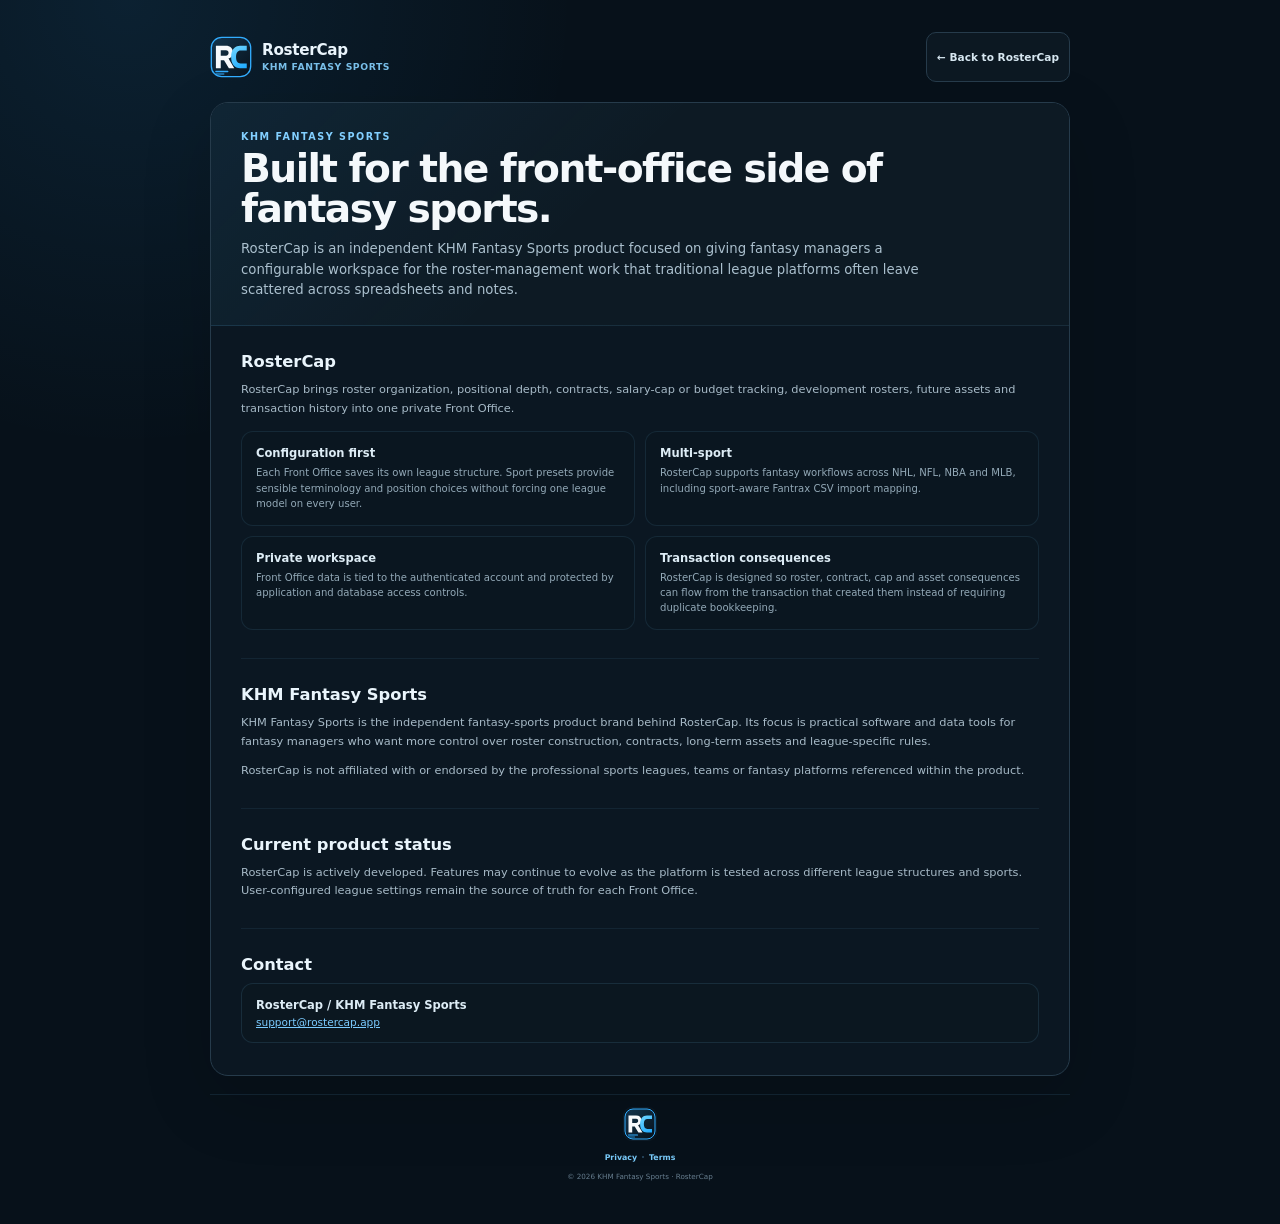
<file: about/index.html>
<!DOCTYPE html>

<html lang="en">
<head>
<meta charset="utf-8"/>
<meta content="width=device-width,initial-scale=1" name="viewport"/>
<title>About — RosterCap</title>
<meta content="RosterCap is a KHM Fantasy Sports product built for configurable fantasy roster, contract, cap, asset and transaction management." name="description"/>
<meta content="#08131D" name="theme-color"/>
<link href="https://rostercap.app/about/" rel="canonical"/>
<link href="../favicon.ico?v=20260823-v300-brand-domain" rel="icon" sizes="any"/>
<link href="../assets/rostercap-mark.svg?v=20260823-v300-brand-domain" rel="icon" type="image/svg+xml"/>
<link href="../assets/apple-touch-icon.png?v=20260823-v300-brand-domain" rel="apple-touch-icon" sizes="180x180"/>
<link href="../css/legal.css?v=20260824-v3018-centered-footer" rel="stylesheet"/>
<meta content="website" property="og:type"/>
<meta content="RosterCap" property="og:site_name"/>
<meta content="About — RosterCap" property="og:title"/>
<meta content="RosterCap is a KHM Fantasy Sports product built for configurable fantasy roster, contract, cap, asset and transaction management." property="og:description"/>
<meta content="https://rostercap.app/about/" property="og:url"/>
<meta content="https://rostercap.app/assets/rostercap-icon-512.png" property="og:image"/>
</head><body class="legal-page-v301">
<main class="legal-shell-v301">
<header class="legal-topbar-v301">
<a class="legal-brand-v301" href="../">
<img alt="" src="../assets/rostercap-mark.svg?v=20260823-v300-brand-domain"/>
<span class="legal-brand-copy-v301"><strong>RosterCap</strong><small>KHM Fantasy Sports</small></span>
</a>
<a class="legal-back-v301" href="../">← Back to RosterCap</a>
</header>
<article class="legal-card-v301">
<header class="legal-hero-v301">
<p class="legal-eyebrow-v301">KHM Fantasy Sports</p>
<h1>Built for the front-office side of fantasy sports.</h1>
<p class="legal-lead-v301">RosterCap is an independent KHM Fantasy Sports product focused on giving fantasy managers a configurable workspace for the roster-management work that traditional league platforms often leave scattered across spreadsheets and notes.</p>
</header>
<div class="legal-content-v301">
<section>
<h2>RosterCap</h2>
<p>RosterCap brings roster organization, positional depth, contracts, salary-cap or budget tracking, development rosters, future assets and transaction history into one private Front Office.</p>
<div class="about-grid-v301">
<div class="about-tile-v301">
<strong>Configuration first</strong>
<span>Each Front Office saves its own league structure. Sport presets provide sensible terminology and position choices without forcing one league model on every user.</span>
</div>
<div class="about-tile-v301">
<strong>Multi-sport</strong>
<span>RosterCap supports fantasy workflows across NHL, NFL, NBA and MLB, including sport-aware Fantrax CSV import mapping.</span>
</div>
<div class="about-tile-v301">
<strong>Private workspace</strong>
<span>Front Office data is tied to the authenticated account and protected by application and database access controls.</span>
</div>
<div class="about-tile-v301">
<strong>Transaction consequences</strong>
<span>RosterCap is designed so roster, contract, cap and asset consequences can flow from the transaction that created them instead of requiring duplicate bookkeeping.</span>
</div>
</div>
</section>
<section>
<h2>KHM Fantasy Sports</h2>
<p>KHM Fantasy Sports is the independent fantasy-sports product brand behind RosterCap. Its focus is practical software and data tools for fantasy managers who want more control over roster construction, contracts, long-term assets and league-specific rules.</p>
<p>RosterCap is not affiliated with or endorsed by the professional sports leagues, teams or fantasy platforms referenced within the product.</p>
</section>
<section>
<h2>Current product status</h2>
<p>RosterCap is actively developed. Features may continue to evolve as the platform is tested across different league structures and sports. User-configured league settings remain the source of truth for each Front Office.</p>
</section>
<section>
<h2>Contact</h2>
<div class="legal-contact-v301">
<strong>RosterCap / KHM Fantasy Sports</strong>
<a href="mailto:support@rostercap.app">support@rostercap.app</a>
</div>
</section>
</div>
</article>
<footer class="legal-page-footer-v301">
<img alt="RosterCap" class="legal-page-footer-logo-v301" src="../assets/rostercap-mark.svg?v=20260823-v300-brand-domain"/>
<div class="legal-page-footer-content-v301">
<nav aria-label="RosterCap information"><a href="../privacy/">Privacy</a><a href="../terms/">Terms</a></nav>
<span>© 2026 KHM Fantasy Sports · RosterCap</span>
</div>
</footer>
</main>
</body>
</html>
</file>
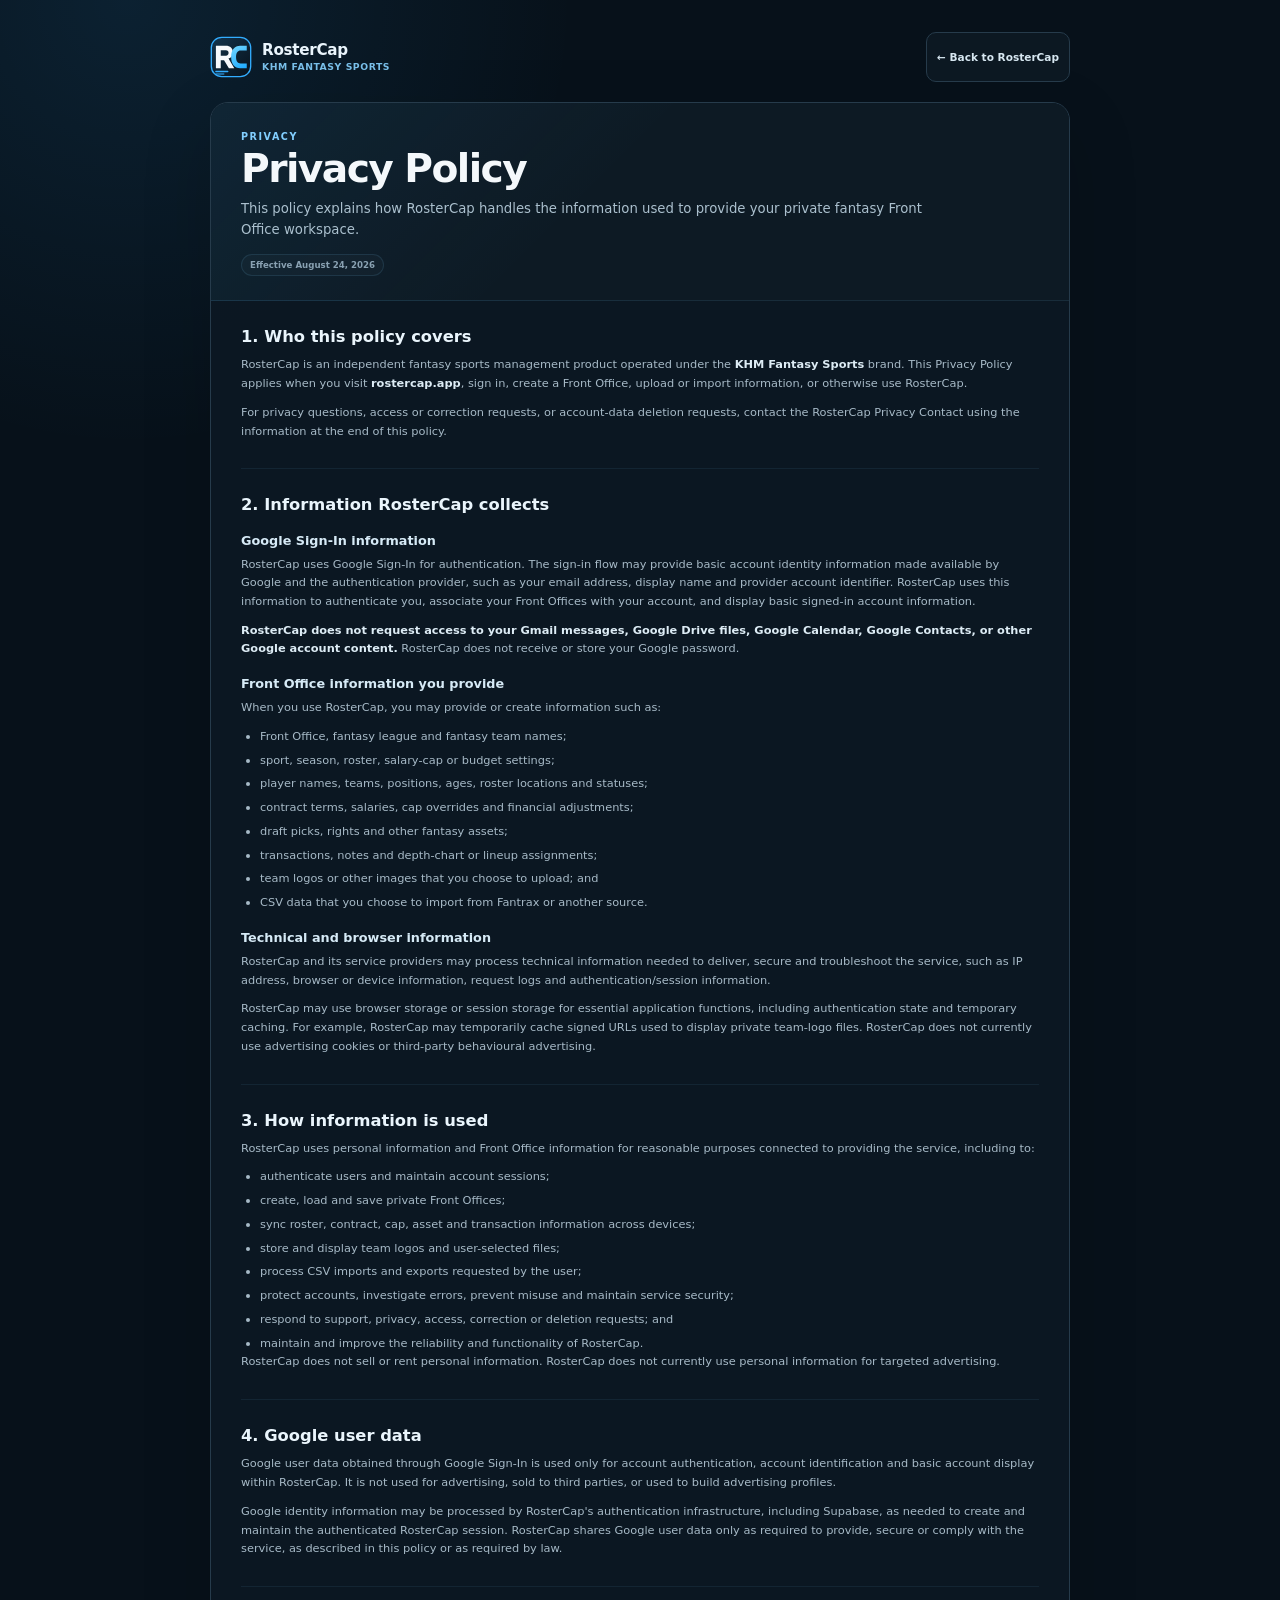
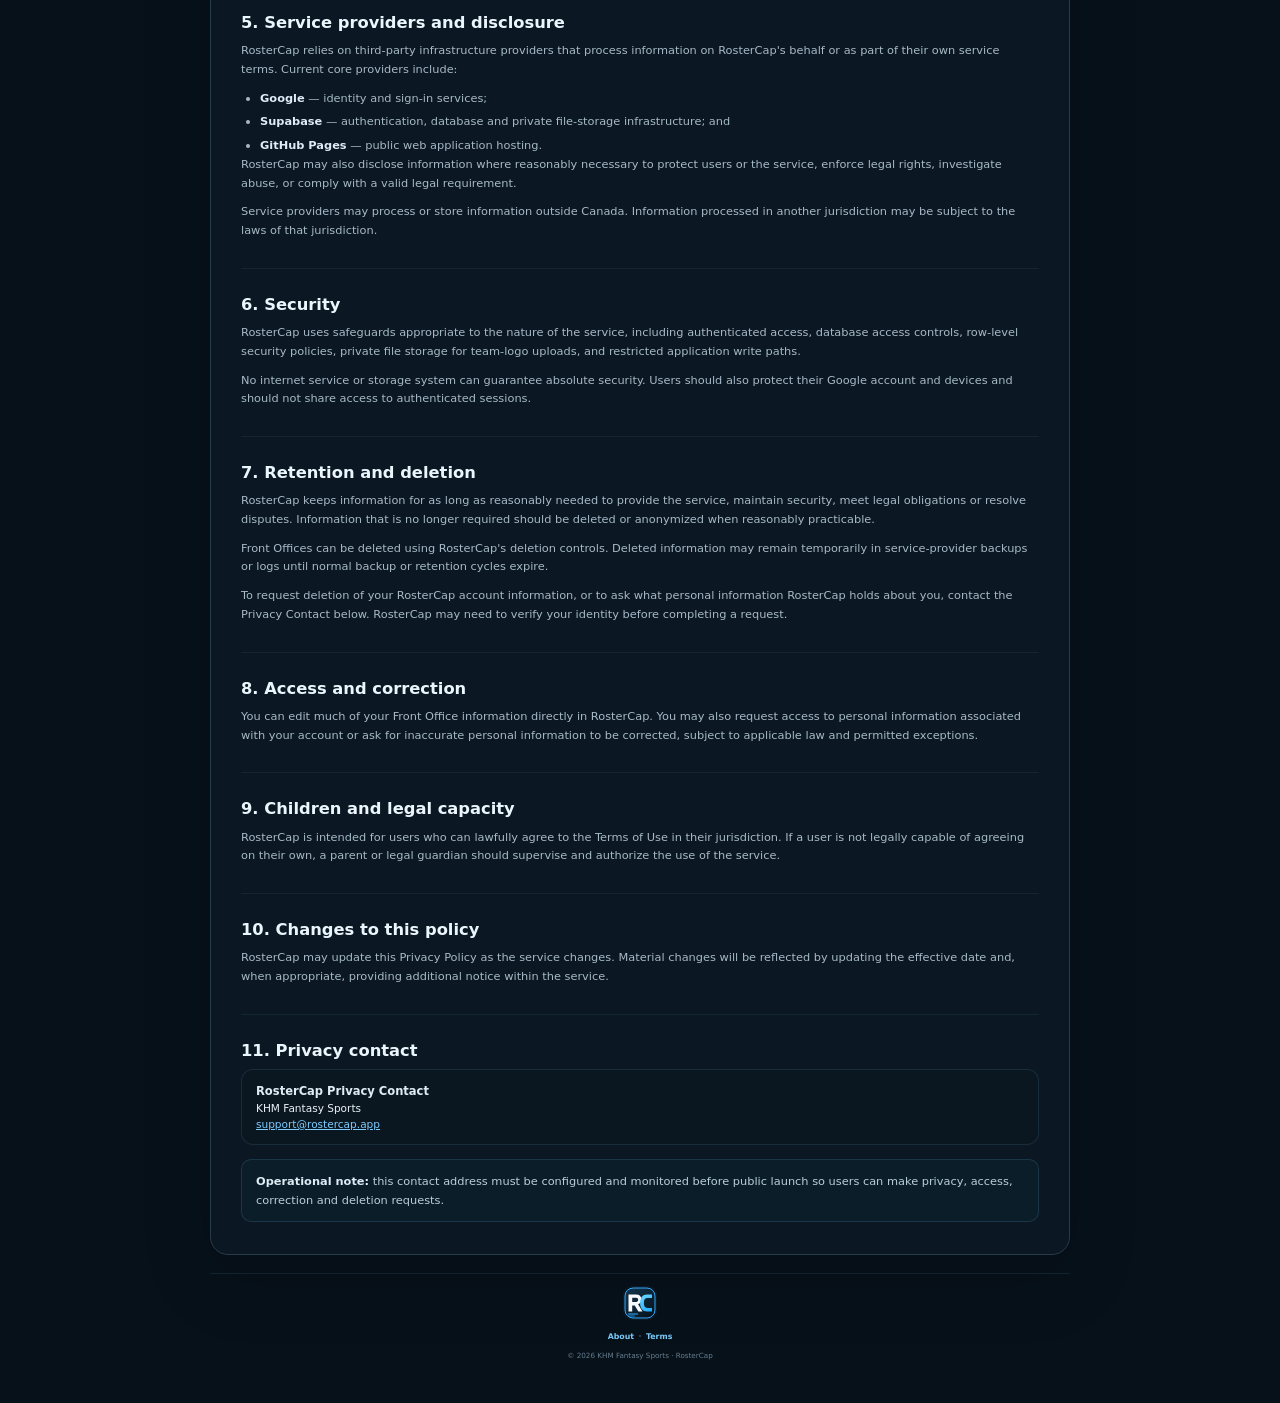
<file: privacy/index.html>
<!DOCTYPE html>

<html lang="en">
<head>
<meta charset="utf-8"/>
<meta content="width=device-width,initial-scale=1" name="viewport"/>
<title>Privacy Policy — RosterCap</title>
<meta content="How RosterCap, a KHM Fantasy Sports product, collects, uses, stores and protects account and Front Office information." name="description"/>
<meta content="#08131D" name="theme-color"/>
<link href="https://rostercap.app/privacy/" rel="canonical"/>
<link href="../favicon.ico?v=20260823-v300-brand-domain" rel="icon" sizes="any"/>
<link href="../assets/rostercap-mark.svg?v=20260823-v300-brand-domain" rel="icon" type="image/svg+xml"/>
<link href="../assets/apple-touch-icon.png?v=20260823-v300-brand-domain" rel="apple-touch-icon" sizes="180x180"/>
<link href="../css/legal.css?v=20260824-v3018-centered-footer" rel="stylesheet"/>
<meta content="website" property="og:type"/>
<meta content="RosterCap" property="og:site_name"/>
<meta content="Privacy Policy — RosterCap" property="og:title"/>
<meta content="How RosterCap, a KHM Fantasy Sports product, collects, uses, stores and protects account and Front Office information." property="og:description"/>
<meta content="https://rostercap.app/privacy/" property="og:url"/>
<meta content="https://rostercap.app/assets/rostercap-icon-512.png" property="og:image"/>
</head><body class="legal-page-v301">
<main class="legal-shell-v301">
<header class="legal-topbar-v301">
<a class="legal-brand-v301" href="../">
<img alt="" src="../assets/rostercap-mark.svg?v=20260823-v300-brand-domain"/>
<span class="legal-brand-copy-v301"><strong>RosterCap</strong><small>KHM Fantasy Sports</small></span>
</a>
<a class="legal-back-v301" href="../">← Back to RosterCap</a>
</header>
<article class="legal-card-v301">
<header class="legal-hero-v301">
<p class="legal-eyebrow-v301">Privacy</p>
<h1>Privacy Policy</h1>
<p class="legal-lead-v301">This policy explains how RosterCap handles the information used to provide your private fantasy Front Office workspace.</p>
<span class="legal-effective-v301">Effective August 24, 2026</span>
</header>
<div class="legal-content-v301">
<section>
<h2>1. Who this policy covers</h2>
<p>RosterCap is an independent fantasy sports management product operated under the <strong>KHM Fantasy Sports</strong> brand. This Privacy Policy applies when you visit <strong>rostercap.app</strong>, sign in, create a Front Office, upload or import information, or otherwise use RosterCap.</p>
<p>For privacy questions, access or correction requests, or account-data deletion requests, contact the RosterCap Privacy Contact using the information at the end of this policy.</p>
</section>
<section>
<h2>2. Information RosterCap collects</h2>
<h3>Google Sign-In information</h3>
<p>RosterCap uses Google Sign-In for authentication. The sign-in flow may provide basic account identity information made available by Google and the authentication provider, such as your email address, display name and provider account identifier. RosterCap uses this information to authenticate you, associate your Front Offices with your account, and display basic signed-in account information.</p>
<p><strong>RosterCap does not request access to your Gmail messages, Google Drive files, Google Calendar, Google Contacts, or other Google account content.</strong> RosterCap does not receive or store your Google password.</p>
<h3>Front Office information you provide</h3>
<p>When you use RosterCap, you may provide or create information such as:</p>
<ul>
<li>Front Office, fantasy league and fantasy team names;</li>
<li>sport, season, roster, salary-cap or budget settings;</li>
<li>player names, teams, positions, ages, roster locations and statuses;</li>
<li>contract terms, salaries, cap overrides and financial adjustments;</li>
<li>draft picks, rights and other fantasy assets;</li>
<li>transactions, notes and depth-chart or lineup assignments;</li>
<li>team logos or other images that you choose to upload; and</li>
<li>CSV data that you choose to import from Fantrax or another source.</li>
</ul>
<h3>Technical and browser information</h3>
<p>RosterCap and its service providers may process technical information needed to deliver, secure and troubleshoot the service, such as IP address, browser or device information, request logs and authentication/session information.</p>
<p>RosterCap may use browser storage or session storage for essential application functions, including authentication state and temporary caching. For example, RosterCap may temporarily cache signed URLs used to display private team-logo files. RosterCap does not currently use advertising cookies or third-party behavioural advertising.</p>
</section>
<section>
<h2>3. How information is used</h2>
<p>RosterCap uses personal information and Front Office information for reasonable purposes connected to providing the service, including to:</p>
<ul>
<li>authenticate users and maintain account sessions;</li>
<li>create, load and save private Front Offices;</li>
<li>sync roster, contract, cap, asset and transaction information across devices;</li>
<li>store and display team logos and user-selected files;</li>
<li>process CSV imports and exports requested by the user;</li>
<li>protect accounts, investigate errors, prevent misuse and maintain service security;</li>
<li>respond to support, privacy, access, correction or deletion requests; and</li>
<li>maintain and improve the reliability and functionality of RosterCap.</li>
</ul>
<p>RosterCap does not sell or rent personal information. RosterCap does not currently use personal information for targeted advertising.</p>
</section>
<section>
<h2>4. Google user data</h2>
<p>Google user data obtained through Google Sign-In is used only for account authentication, account identification and basic account display within RosterCap. It is not used for advertising, sold to third parties, or used to build advertising profiles.</p>
<p>Google identity information may be processed by RosterCap's authentication infrastructure, including Supabase, as needed to create and maintain the authenticated RosterCap session. RosterCap shares Google user data only as required to provide, secure or comply with the service, as described in this policy or as required by law.</p>
</section>
<section>
<h2>5. Service providers and disclosure</h2>
<p>RosterCap relies on third-party infrastructure providers that process information on RosterCap's behalf or as part of their own service terms. Current core providers include:</p>
<ul>
<li><strong>Google</strong> — identity and sign-in services;</li>
<li><strong>Supabase</strong> — authentication, database and private file-storage infrastructure; and</li>
<li><strong>GitHub Pages</strong> — public web application hosting.</li>
</ul>
<p>RosterCap may also disclose information where reasonably necessary to protect users or the service, enforce legal rights, investigate abuse, or comply with a valid legal requirement.</p>
<p>Service providers may process or store information outside Canada. Information processed in another jurisdiction may be subject to the laws of that jurisdiction.</p>
</section>
<section>
<h2>6. Security</h2>
<p>RosterCap uses safeguards appropriate to the nature of the service, including authenticated access, database access controls, row-level security policies, private file storage for team-logo uploads, and restricted application write paths.</p>
<p>No internet service or storage system can guarantee absolute security. Users should also protect their Google account and devices and should not share access to authenticated sessions.</p>
</section>
<section>
<h2>7. Retention and deletion</h2>
<p>RosterCap keeps information for as long as reasonably needed to provide the service, maintain security, meet legal obligations or resolve disputes. Information that is no longer required should be deleted or anonymized when reasonably practicable.</p>
<p>Front Offices can be deleted using RosterCap's deletion controls. Deleted information may remain temporarily in service-provider backups or logs until normal backup or retention cycles expire.</p>
<p>To request deletion of your RosterCap account information, or to ask what personal information RosterCap holds about you, contact the Privacy Contact below. RosterCap may need to verify your identity before completing a request.</p>
</section>
<section>
<h2>8. Access and correction</h2>
<p>You can edit much of your Front Office information directly in RosterCap. You may also request access to personal information associated with your account or ask for inaccurate personal information to be corrected, subject to applicable law and permitted exceptions.</p>
</section>
<section>
<h2>9. Children and legal capacity</h2>
<p>RosterCap is intended for users who can lawfully agree to the Terms of Use in their jurisdiction. If a user is not legally capable of agreeing on their own, a parent or legal guardian should supervise and authorize the use of the service.</p>
</section>
<section>
<h2>10. Changes to this policy</h2>
<p>RosterCap may update this Privacy Policy as the service changes. Material changes will be reflected by updating the effective date and, when appropriate, providing additional notice within the service.</p>
</section>
<section>
<h2>11. Privacy contact</h2>
<div class="legal-contact-v301">
<strong>RosterCap Privacy Contact</strong>
<span>KHM Fantasy Sports</span>
<a href="mailto:support@rostercap.app">support@rostercap.app</a>
</div>
<p class="legal-note-v301"><strong>Operational note:</strong> this contact address must be configured and monitored before public launch so users can make privacy, access, correction and deletion requests.</p>
</section>
</div>
</article>
<footer class="legal-page-footer-v301">
<img alt="RosterCap" class="legal-page-footer-logo-v301" src="../assets/rostercap-mark.svg?v=20260823-v300-brand-domain"/>
<div class="legal-page-footer-content-v301">
<nav aria-label="RosterCap information"><a href="../about/">About</a><a href="../terms/">Terms</a></nav>
<span>© 2026 KHM Fantasy Sports · RosterCap</span>
</div>
</footer>
</main>
</body>
</html>
</file>
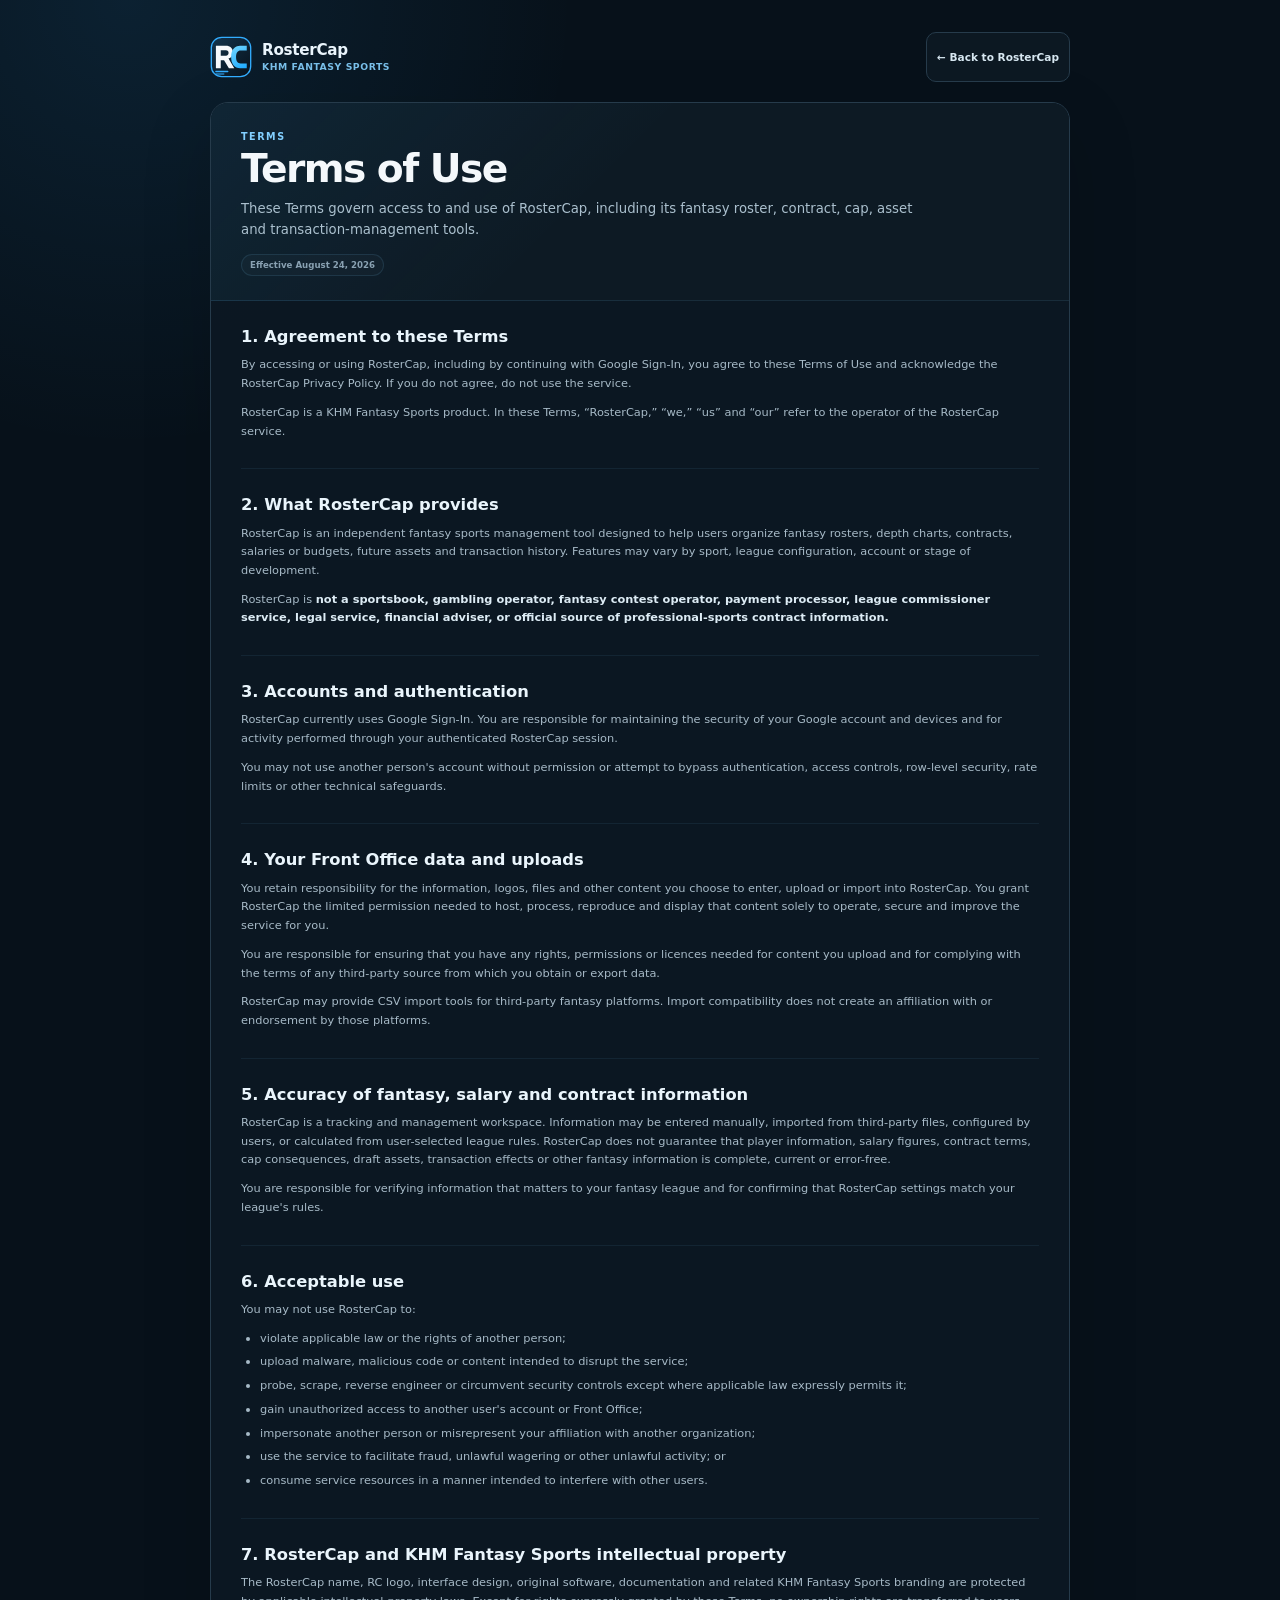
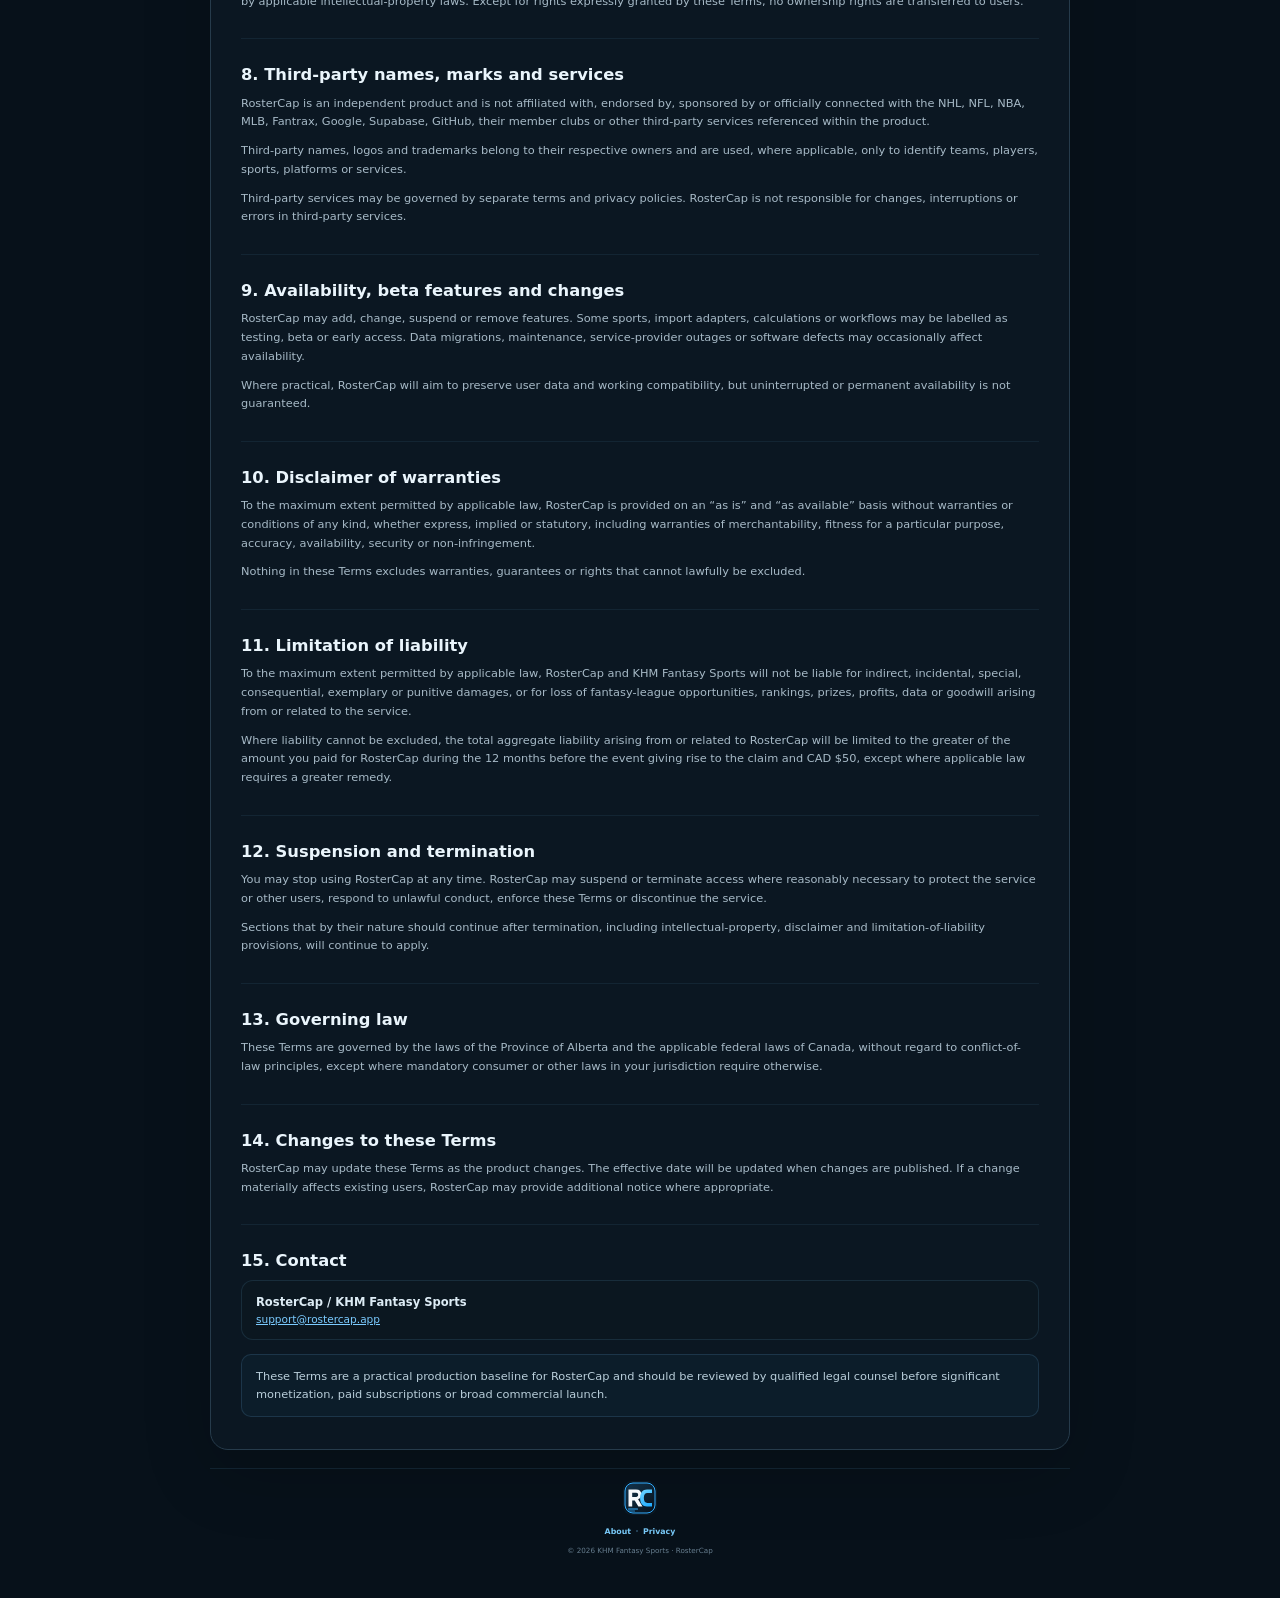
<file: terms/index.html>
<!DOCTYPE html>

<html lang="en">
<head>
<meta charset="utf-8"/>
<meta content="width=device-width,initial-scale=1" name="viewport"/>
<title>Terms of Use — RosterCap</title>
<meta content="Terms governing use of RosterCap, an independent fantasy sports management product from KHM Fantasy Sports." name="description"/>
<meta content="#08131D" name="theme-color"/>
<link href="https://rostercap.app/terms/" rel="canonical"/>
<link href="../favicon.ico?v=20260823-v300-brand-domain" rel="icon" sizes="any"/>
<link href="../assets/rostercap-mark.svg?v=20260823-v300-brand-domain" rel="icon" type="image/svg+xml"/>
<link href="../assets/apple-touch-icon.png?v=20260823-v300-brand-domain" rel="apple-touch-icon" sizes="180x180"/>
<link href="../css/legal.css?v=20260824-v3018-centered-footer" rel="stylesheet"/>
<meta content="website" property="og:type"/>
<meta content="RosterCap" property="og:site_name"/>
<meta content="Terms of Use — RosterCap" property="og:title"/>
<meta content="Terms governing use of RosterCap, an independent fantasy sports management product from KHM Fantasy Sports." property="og:description"/>
<meta content="https://rostercap.app/terms/" property="og:url"/>
<meta content="https://rostercap.app/assets/rostercap-icon-512.png" property="og:image"/>
</head><body class="legal-page-v301">
<main class="legal-shell-v301">
<header class="legal-topbar-v301">
<a class="legal-brand-v301" href="../">
<img alt="" src="../assets/rostercap-mark.svg?v=20260823-v300-brand-domain"/>
<span class="legal-brand-copy-v301"><strong>RosterCap</strong><small>KHM Fantasy Sports</small></span>
</a>
<a class="legal-back-v301" href="../">← Back to RosterCap</a>
</header>
<article class="legal-card-v301">
<header class="legal-hero-v301">
<p class="legal-eyebrow-v301">Terms</p>
<h1>Terms of Use</h1>
<p class="legal-lead-v301">These Terms govern access to and use of RosterCap, including its fantasy roster, contract, cap, asset and transaction-management tools.</p>
<span class="legal-effective-v301">Effective August 24, 2026</span>
</header>
<div class="legal-content-v301">
<section>
<h2>1. Agreement to these Terms</h2>
<p>By accessing or using RosterCap, including by continuing with Google Sign-In, you agree to these Terms of Use and acknowledge the RosterCap Privacy Policy. If you do not agree, do not use the service.</p>
<p>RosterCap is a KHM Fantasy Sports product. In these Terms, “RosterCap,” “we,” “us” and “our” refer to the operator of the RosterCap service.</p>
</section>
<section>
<h2>2. What RosterCap provides</h2>
<p>RosterCap is an independent fantasy sports management tool designed to help users organize fantasy rosters, depth charts, contracts, salaries or budgets, future assets and transaction history. Features may vary by sport, league configuration, account or stage of development.</p>
<p>RosterCap is <strong>not a sportsbook, gambling operator, fantasy contest operator, payment processor, league commissioner service, legal service, financial adviser, or official source of professional-sports contract information.</strong></p>
</section>
<section>
<h2>3. Accounts and authentication</h2>
<p>RosterCap currently uses Google Sign-In. You are responsible for maintaining the security of your Google account and devices and for activity performed through your authenticated RosterCap session.</p>
<p>You may not use another person's account without permission or attempt to bypass authentication, access controls, row-level security, rate limits or other technical safeguards.</p>
</section>
<section>
<h2>4. Your Front Office data and uploads</h2>
<p>You retain responsibility for the information, logos, files and other content you choose to enter, upload or import into RosterCap. You grant RosterCap the limited permission needed to host, process, reproduce and display that content solely to operate, secure and improve the service for you.</p>
<p>You are responsible for ensuring that you have any rights, permissions or licences needed for content you upload and for complying with the terms of any third-party source from which you obtain or export data.</p>
<p>RosterCap may provide CSV import tools for third-party fantasy platforms. Import compatibility does not create an affiliation with or endorsement by those platforms.</p>
</section>
<section>
<h2>5. Accuracy of fantasy, salary and contract information</h2>
<p>RosterCap is a tracking and management workspace. Information may be entered manually, imported from third-party files, configured by users, or calculated from user-selected league rules. RosterCap does not guarantee that player information, salary figures, contract terms, cap consequences, draft assets, transaction effects or other fantasy information is complete, current or error-free.</p>
<p>You are responsible for verifying information that matters to your fantasy league and for confirming that RosterCap settings match your league's rules.</p>
</section>
<section>
<h2>6. Acceptable use</h2>
<p>You may not use RosterCap to:</p>
<ul>
<li>violate applicable law or the rights of another person;</li>
<li>upload malware, malicious code or content intended to disrupt the service;</li>
<li>probe, scrape, reverse engineer or circumvent security controls except where applicable law expressly permits it;</li>
<li>gain unauthorized access to another user's account or Front Office;</li>
<li>impersonate another person or misrepresent your affiliation with another organization;</li>
<li>use the service to facilitate fraud, unlawful wagering or other unlawful activity; or</li>
<li>consume service resources in a manner intended to interfere with other users.</li>
</ul>
</section>
<section>
<h2>7. RosterCap and KHM Fantasy Sports intellectual property</h2>
<p>The RosterCap name, RC logo, interface design, original software, documentation and related KHM Fantasy Sports branding are protected by applicable intellectual-property laws. Except for rights expressly granted by these Terms, no ownership rights are transferred to users.</p>
</section>
<section>
<h2>8. Third-party names, marks and services</h2>
<p>RosterCap is an independent product and is not affiliated with, endorsed by, sponsored by or officially connected with the NHL, NFL, NBA, MLB, Fantrax, Google, Supabase, GitHub, their member clubs or other third-party services referenced within the product.</p>
<p>Third-party names, logos and trademarks belong to their respective owners and are used, where applicable, only to identify teams, players, sports, platforms or services.</p>
<p>Third-party services may be governed by separate terms and privacy policies. RosterCap is not responsible for changes, interruptions or errors in third-party services.</p>
</section>
<section>
<h2>9. Availability, beta features and changes</h2>
<p>RosterCap may add, change, suspend or remove features. Some sports, import adapters, calculations or workflows may be labelled as testing, beta or early access. Data migrations, maintenance, service-provider outages or software defects may occasionally affect availability.</p>
<p>Where practical, RosterCap will aim to preserve user data and working compatibility, but uninterrupted or permanent availability is not guaranteed.</p>
</section>
<section>
<h2>10. Disclaimer of warranties</h2>
<p>To the maximum extent permitted by applicable law, RosterCap is provided on an “as is” and “as available” basis without warranties or conditions of any kind, whether express, implied or statutory, including warranties of merchantability, fitness for a particular purpose, accuracy, availability, security or non-infringement.</p>
<p>Nothing in these Terms excludes warranties, guarantees or rights that cannot lawfully be excluded.</p>
</section>
<section>
<h2>11. Limitation of liability</h2>
<p>To the maximum extent permitted by applicable law, RosterCap and KHM Fantasy Sports will not be liable for indirect, incidental, special, consequential, exemplary or punitive damages, or for loss of fantasy-league opportunities, rankings, prizes, profits, data or goodwill arising from or related to the service.</p>
<p>Where liability cannot be excluded, the total aggregate liability arising from or related to RosterCap will be limited to the greater of the amount you paid for RosterCap during the 12 months before the event giving rise to the claim and CAD $50, except where applicable law requires a greater remedy.</p>
</section>
<section>
<h2>12. Suspension and termination</h2>
<p>You may stop using RosterCap at any time. RosterCap may suspend or terminate access where reasonably necessary to protect the service or other users, respond to unlawful conduct, enforce these Terms or discontinue the service.</p>
<p>Sections that by their nature should continue after termination, including intellectual-property, disclaimer and limitation-of-liability provisions, will continue to apply.</p>
</section>
<section>
<h2>13. Governing law</h2>
<p>These Terms are governed by the laws of the Province of Alberta and the applicable federal laws of Canada, without regard to conflict-of-law principles, except where mandatory consumer or other laws in your jurisdiction require otherwise.</p>
</section>
<section>
<h2>14. Changes to these Terms</h2>
<p>RosterCap may update these Terms as the product changes. The effective date will be updated when changes are published. If a change materially affects existing users, RosterCap may provide additional notice where appropriate.</p>
</section>
<section>
<h2>15. Contact</h2>
<div class="legal-contact-v301">
<strong>RosterCap / KHM Fantasy Sports</strong>
<a href="mailto:support@rostercap.app">support@rostercap.app</a>
</div>
<p class="legal-note-v301">These Terms are a practical production baseline for RosterCap and should be reviewed by qualified legal counsel before significant monetization, paid subscriptions or broad commercial launch.</p>
</section>
</div>
</article>
<footer class="legal-page-footer-v301">
<img alt="RosterCap" class="legal-page-footer-logo-v301" src="../assets/rostercap-mark.svg?v=20260823-v300-brand-domain"/>
<div class="legal-page-footer-content-v301">
<nav aria-label="RosterCap information"><a href="../about/">About</a><a href="../privacy/">Privacy</a></nav>
<span>© 2026 KHM Fantasy Sports · RosterCap</span>
</div>
</footer>
</main>
</body>
</html>
</file>
<file: css/legal.css>
/* ============================================================================
   RosterCap V3.01 — KHM Fantasy Sports + Legal
   Shared by the production app footer and standalone legal/product pages.
   ============================================================================ */

.site-legal-footer-v301 {
  width:100%;
  padding:20px 20px calc(22px + env(safe-area-inset-bottom));
  background:transparent;
  color:#8095A5;
}

.site-legal-footer-inner-v301 {
  width:min(1100px,100%);
  margin:0 auto;
  padding:15px 2px 0;
  display:flex;
  flex-direction:column;
  align-items:center;
  justify-content:center;
  gap:8px;
  border-top:1px solid rgba(119,201,255,.11);
  text-align:center;
}

.site-legal-logo-v301 {
  width:34px;
  height:34px;
  flex:0 0 34px;
  border-radius:9px;
  box-shadow:0 0 0 1px rgba(119,201,255,.06);
}

.site-legal-footer-content-v301 {
  min-width:0;
  display:grid;
  justify-items:center;
  gap:5px;
}

.site-legal-nav-v301 {
  display:flex;
  align-items:center;
  justify-content:center;
  gap:13px;
  flex-wrap:wrap;
  min-height:20px;
}

.site-legal-nav-v301 a,
.utility-legal-links-v301 a,
.landing-legal-notice-v301 a {
  color:#78C9F8;
  text-decoration:none;
}

.site-legal-nav-v301 a:hover,
.site-legal-nav-v301 a:focus-visible,
.utility-legal-links-v301 a:hover,
.utility-legal-links-v301 a:focus-visible,
.landing-legal-notice-v301 a:hover,
.landing-legal-notice-v301 a:focus-visible {
  color:#CDEEFF;
  text-decoration:none;
}

.site-legal-nav-v301 a {
  position:relative;
  display:inline-flex;
  align-items:center;
  min-height:20px;
  padding:0;
  border:0;
  border-radius:0;
  background:transparent;
  font-size:.53rem;
  font-weight:850;
  letter-spacing:.015em;
}

.site-legal-nav-v301 a + a::before {
  content:"";
  position:absolute;
  left:-7px;
  top:50%;
  width:2px;
  height:2px;
  border-radius:50%;
  background:rgba(119,201,255,.34);
  transform:translateY(-50%);
}

.site-legal-footer-content-v301 > p {
  margin:0;
  max-width:650px;
  color:#667D8E;
  font-size:.44rem;
  line-height:1.42;
  text-align:center;
}

@media (max-width:620px) {
  .site-legal-footer-v301 {
    padding:18px 20px calc(20px + env(safe-area-inset-bottom));
  }

  .site-legal-footer-inner-v301 {
    gap:7px;
    padding-top:13px;
  }

  .site-legal-logo-v301 {
    width:32px;
    height:32px;
    flex-basis:32px;
    border-radius:8px;
  }

  .site-legal-nav-v301 {
    gap:12px;
  }

  .site-legal-nav-v301 a {
    font-size:.51rem;
  }

  .site-legal-footer-content-v301 > p {
    font-size:.43rem;
  }
}

@media (max-width:360px) {
  .site-legal-footer-v301 {
    padding-left:16px;
    padding-right:16px;
  }

  .site-legal-logo-v301 {
    width:30px;
    height:30px;
    flex-basis:30px;
  }

  .site-legal-nav-v301 {
    gap:11px;
  }

  .site-legal-nav-v301 a {
    font-size:.49rem;
  }
}

.utility-legal-links-v301 {
  display:flex;
  align-items:center;
  gap:5px;
  padding:0 3px 4px;
}

.utility-legal-links-v301 a {
  display:inline-flex;
  align-items:center;
  justify-content:center;
  min-height:28px;
  padding:4px 8px;
  border:1px solid rgba(119,201,255,.12);
  border-radius:8px;
  background:rgba(255,255,255,.02);
  font-size:.55rem;
  font-weight:800;
}

.landing-legal-notice-v301 {
  margin:8px 0 0;
  color:#7F95A5;
  font-size:.50rem;
  line-height:1.4;
  text-align:center;
}

@media (max-width:620px) {
  .site-legal-footer-v301 {
    padding:15px 16px 18px;
  }

  .site-legal-footer-inner-v301 {
    grid-template-columns:1fr;
    grid-template-areas:
      "brand"
      "nav"
      "copy";
    gap:8px;
  }

  .site-legal-nav-v301 {
    justify-content:flex-start;
  }
}

/* Standalone legal/product pages ------------------------------------------ */

body.legal-page-v301 {
  margin:0;
  min-height:100vh;
  background:
    radial-gradient(circle at 10% 0%,rgba(50,173,255,.10),transparent 28rem),
    #07111A;
  color:#EAF3F8;
  font-family:Inter,ui-sans-serif,system-ui,-apple-system,BlinkMacSystemFont,"Segoe UI",sans-serif;
  -webkit-font-smoothing:antialiased;
}

.legal-shell-v301 {
  width:min(860px,calc(100% - 28px));
  margin:0 auto;
  padding:22px 0 42px;
}

.legal-topbar-v301 {
  display:flex;
  align-items:center;
  justify-content:space-between;
  gap:14px;
  padding:10px 0 20px;
}

.legal-brand-v301 {
  display:flex;
  align-items:center;
  gap:10px;
  min-width:0;
  color:#EAF5FC;
  text-decoration:none;
}

.legal-brand-v301 img {
  width:42px;
  height:42px;
  flex:0 0 42px;
  border-radius:11px;
}

.legal-brand-copy-v301 {
  display:grid;
  line-height:1.05;
}

.legal-brand-copy-v301 strong {
  font-size:.95rem;
  letter-spacing:-.02em;
}

.legal-brand-copy-v301 small {
  margin-top:3px;
  color:#79BFE9;
  font-size:.58rem;
  font-weight:800;
  letter-spacing:.06em;
  text-transform:uppercase;
}

.legal-back-v301 {
  display:inline-flex;
  align-items:center;
  justify-content:center;
  min-height:36px;
  padding:6px 10px;
  border:1px solid #263B4B;
  border-radius:10px;
  background:#0C1822;
  color:#D7E7F1;
  font-size:.66rem;
  font-weight:800;
  text-decoration:none;
}

.legal-back-v301:hover,
.legal-back-v301:focus-visible {
  border-color:#3D789F;
  color:#FFFFFF;
}

.legal-card-v301 {
  overflow:hidden;
  border:1px solid #263B4B;
  border-radius:18px;
  background:rgba(12,24,34,.94);
  box-shadow:0 24px 70px rgba(0,0,0,.16);
}

.legal-hero-v301 {
  padding:28px 30px 24px;
  border-bottom:1px solid rgba(119,201,255,.10);
  background:
    linear-gradient(135deg,rgba(50,173,255,.08),transparent 45%),
    #0D1A24;
}

.legal-eyebrow-v301 {
  margin:0 0 7px;
  color:#82CFFF;
  font-size:.60rem;
  font-weight:900;
  letter-spacing:.16em;
  text-transform:uppercase;
}

.legal-hero-v301 h1 {
  margin:0;
  color:#F4F8FB;
  font-size:clamp(1.65rem,5vw,2.45rem);
  line-height:1.02;
  letter-spacing:-.04em;
}

.legal-hero-v301 .legal-lead-v301 {
  margin:10px 0 0;
  max-width:700px;
  color:#ABC0CE;
  font-size:.83rem;
  line-height:1.55;
}

.legal-effective-v301 {
  display:inline-flex;
  margin-top:14px;
  padding:5px 8px;
  border:1px solid rgba(119,201,255,.12);
  border-radius:999px;
  background:rgba(255,255,255,.02);
  color:#89A1B2;
  font-size:.54rem;
  font-weight:800;
}

.legal-content-v301 {
  padding:26px 30px 32px;
}

.legal-content-v301 section + section {
  margin-top:28px;
  padding-top:26px;
  border-top:1px solid rgba(119,201,255,.08);
}

.legal-content-v301 h2 {
  margin:0 0 9px;
  color:#EAF5FC;
  font-size:1.02rem;
  line-height:1.18;
}

.legal-content-v301 h3 {
  margin:18px 0 7px;
  color:#D6EAF6;
  font-size:.80rem;
}

.legal-content-v301 p,
.legal-content-v301 li {
  color:#A7BAC7;
  font-size:.71rem;
  line-height:1.65;
}

.legal-content-v301 p {
  margin:0 0 10px;
}

.legal-content-v301 ul {
  margin:8px 0 0;
  padding-left:19px;
}

.legal-content-v301 li + li {
  margin-top:5px;
}

.legal-content-v301 strong {
  color:#DDECF5;
}

.legal-content-v301 a {
  color:#7BCBFF;
}

.legal-note-v301 {
  margin:14px 0 0 !important;
  padding:12px 14px;
  border:1px solid rgba(119,201,255,.14);
  border-radius:10px;
  background:rgba(50,173,255,.04);
  color:#B9CEDA !important;
}

.legal-contact-v301 {
  display:grid;
  gap:4px;
  padding:14px;
  border:1px solid rgba(119,201,255,.12);
  border-radius:12px;
  background:#0B1720;
}

.legal-contact-v301 strong {
  font-size:.72rem;
}

.legal-contact-v301 span,
.legal-contact-v301 a {
  font-size:.66rem;
}

.legal-page-footer-v301 {
  display:flex;
  flex-direction:column;
  align-items:center;
  justify-content:center;
  gap:7px;
  margin-top:18px;
  padding:13px 2px 0;
  border-top:1px solid rgba(119,201,255,.10);
  background:transparent;
  color:#667D8E;
  font-size:.49rem;
  text-align:center;
}

.legal-page-footer-logo-v301 {
  width:32px;
  height:32px;
  flex:0 0 32px;
  border-radius:8px;
  box-shadow:0 0 0 1px rgba(119,201,255,.06);
}

.legal-page-footer-content-v301 {
  min-width:0;
  display:grid;
  justify-items:center;
  gap:5px;
}

.legal-page-footer-v301 nav {
  display:flex;
  justify-content:center;
  gap:12px;
  flex-wrap:wrap;
  min-height:20px;
}

.legal-page-footer-v301 a {
  position:relative;
  display:inline-flex;
  align-items:center;
  min-height:20px;
  padding:0;
  border:0;
  border-radius:0;
  background:transparent;
  color:#78C9F8;
  font-weight:850;
  text-decoration:none;
}

.legal-page-footer-v301 a + a::before {
  content:"";
  position:absolute;
  left:-7px;
  top:50%;
  width:2px;
  height:2px;
  border-radius:50%;
  background:rgba(119,201,255,.34);
  transform:translateY(-50%);
}

.legal-page-footer-v301 a:hover,
.legal-page-footer-v301 a:focus-visible {
  color:#CDEEFF;
}

.legal-page-footer-content-v301 > span {
  color:#667D8E;
  font-size:.45rem;
  line-height:1.38;
  text-align:center;
}

@media (max-width:620px) {
  .legal-page-footer-v301 {
    gap:7px;
    margin-top:16px;
    padding-top:12px;
  }

  .legal-page-footer-logo-v301 {
    width:30px;
    height:30px;
    flex-basis:30px;
  }

  .legal-page-footer-v301 nav {
    gap:11px;
  }
}

.about-grid-v301 {
  display:grid;
  grid-template-columns:repeat(2,minmax(0,1fr));
  gap:10px;
  margin-top:14px;
}

.about-tile-v301 {
  padding:14px;
  border:1px solid rgba(119,201,255,.10);
  border-radius:12px;
  background:#0A1620;
}

.about-tile-v301 strong {
  display:block;
  margin-bottom:5px;
  color:#DDECF5;
  font-size:.72rem;
}

.about-tile-v301 span {
  display:block;
  color:#93A9B7;
  font-size:.63rem;
  line-height:1.5;
}

@media (max-width:620px) {
  .legal-shell-v301 {
    width:min(100% - 20px,860px);
    padding-top:12px;
  }

  .legal-topbar-v301 {
    padding-bottom:12px;
  }

  .legal-brand-v301 img {
    width:36px;
    height:36px;
    flex-basis:36px;
  }

  .legal-brand-copy-v301 small {
    font-size:.51rem;
  }

  .legal-hero-v301,
  .legal-content-v301 {
    padding-left:18px;
    padding-right:18px;
  }

  .legal-hero-v301 {
    padding-top:22px;
    padding-bottom:20px;
  }

  .legal-content-v301 {
    padding-top:22px;
    padding-bottom:26px;
  }

  .about-grid-v301 {
    grid-template-columns:1fr;
  }
}
</file>
